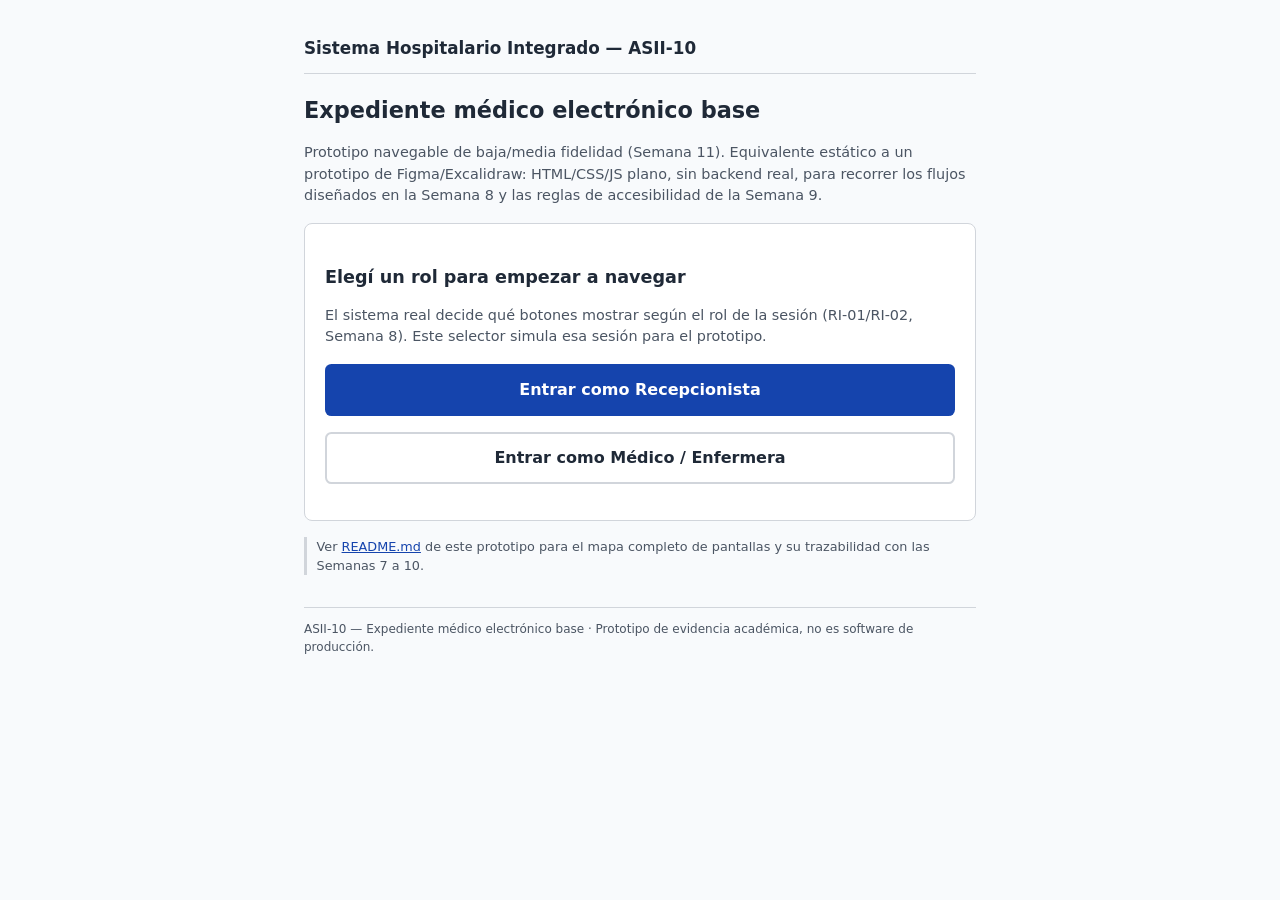
<file: docs/module-10/prototipo-navegable/index.html>
<!doctype html>
<html lang="es">
<head>
  <meta charset="utf-8">
  <meta name="viewport" content="width=device-width, initial-scale=1">
  <title>ASII-10 — Expediente médico electrónico</title>
  <link rel="stylesheet" href="assets/styles.css">
</head>
<body>
  <div class="app-shell">
    <header class="topbar">
      <span class="brand">Sistema Hospitalario Integrado — ASII-10</span>
    </header>

    <main>
      <h1>Expediente médico electrónico base</h1>
      <p class="patient-meta">
        Prototipo navegable de baja/media fidelidad (Semana 11). Equivalente estático a un
        prototipo de Figma/Excalidraw: HTML/CSS/JS plano, sin backend real, para recorrer los
        flujos diseñados en la Semana 8 y las reglas de accesibilidad de la Semana 9.
      </p>

      <div class="card">
        <h2>Elegí un rol para empezar a navegar</h2>
        <p class="patient-meta">
          El sistema real decide qué botones mostrar según el rol de la sesión (RI-01/RI-02,
          Semana 8). Este selector simula esa sesión para el prototipo.
        </p>
        <p><a class="btn btn-primary btn-block" href="buscar-paciente.html?rol=recepcionista">Entrar como Recepcionista</a></p>
        <p style="margin-top:.75rem"><a class="btn btn-secondary btn-block" href="buscar-paciente.html?rol=medico">Entrar como Médico / Enfermera</a></p>
      </div>

      <p class="rule-note">
        Ver <a href="README.md">README.md</a> de este prototipo para el mapa completo de
        pantallas y su trazabilidad con las Semanas 7 a 10.
      </p>
    </main>

    <footer class="prototype-footer">
      ASII-10 — Expediente médico electrónico base · Prototipo de evidencia académica, no es
      software de producción.
    </footer>
  </div>
</body>
</html>
</file>
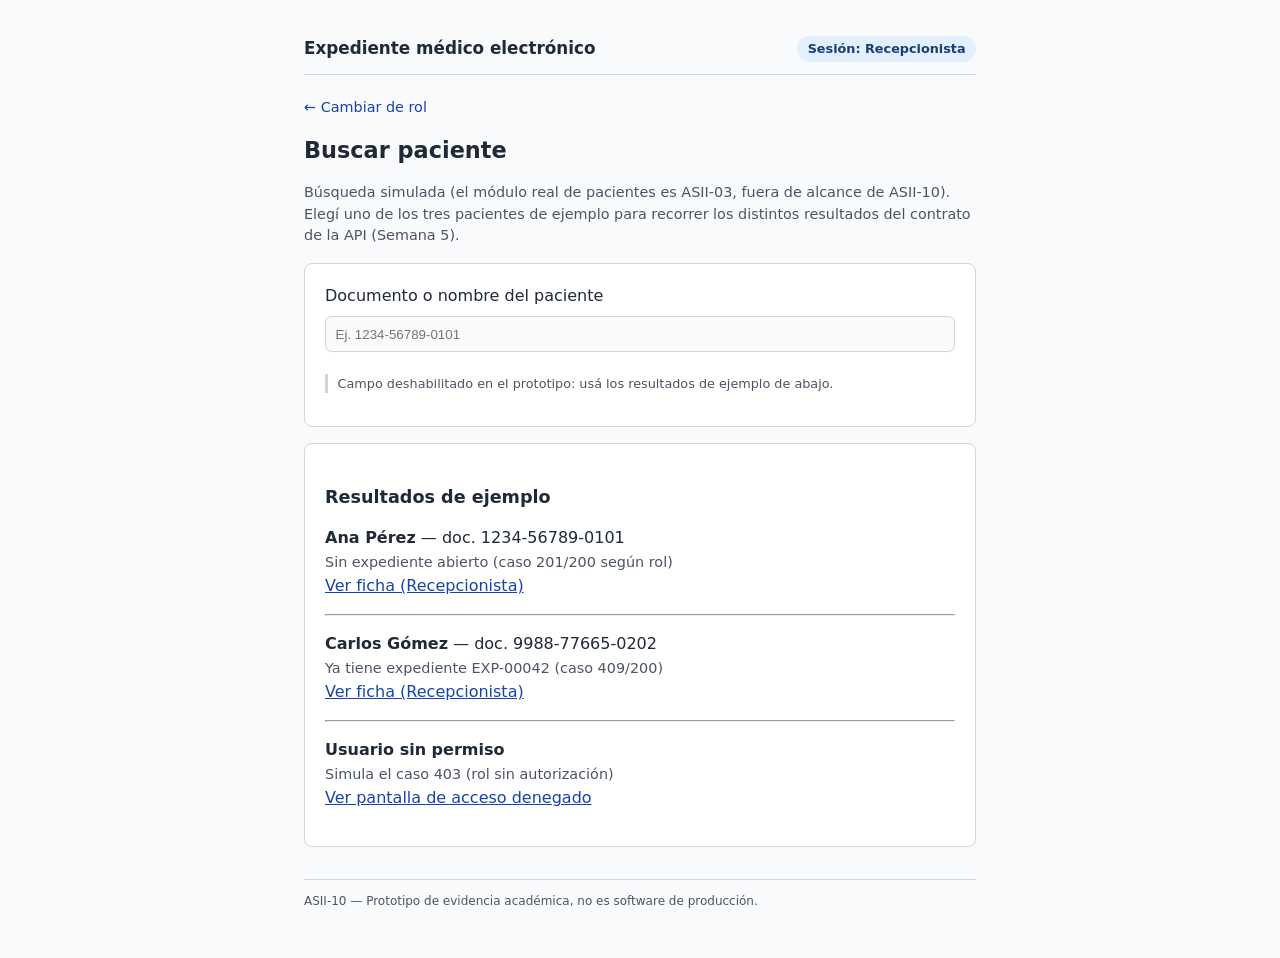
<file: docs/module-10/prototipo-navegable/buscar-paciente.html>
<!doctype html>
<html lang="es">
<head>
  <meta charset="utf-8">
  <meta name="viewport" content="width=device-width, initial-scale=1">
  <title>Buscar paciente — ASII-10</title>
  <link rel="stylesheet" href="assets/styles.css">
</head>
<body>
  <div class="app-shell">
    <header class="topbar">
      <span class="brand">Expediente médico electrónico</span>
      <span class="badge-role">Sesión: <span data-role-badge></span></span>
    </header>

    <a class="back-link role-link" href="index.html">← Cambiar de rol</a>

    <main>
      <h1>Buscar paciente</h1>
      <p class="patient-meta">
        Búsqueda simulada (el módulo real de pacientes es ASII-03, fuera de alcance de ASII-10).
        Elegí uno de los tres pacientes de ejemplo para recorrer los distintos resultados del
        contrato de la API (Semana 5).
      </p>

      <div class="card">
        <label for="buscador">Documento o nombre del paciente</label><br>
        <input id="buscador" type="search" placeholder="Ej. 1234-56789-0101" style="width:100%;padding:.6rem;margin:.5rem 0 1rem;border:1px solid var(--color-border);border-radius:.4rem;" disabled>
        <p class="rule-note">Campo deshabilitado en el prototipo: usá los resultados de ejemplo de abajo.</p>
      </div>

      <div class="card">
        <h2>Resultados de ejemplo</h2>

        <p>
          <strong>Ana Pérez</strong> — doc. 1234-56789-0101<br>
          <span class="patient-meta">Sin expediente abierto (caso 201/200 según rol)</span><br>
          <a class="role-link" data-role="recepcionista" href="ficha-recepcionista-sin-expediente.html">Ver ficha (Recepcionista)</a>
          <a class="role-link" data-role="medico" href="ficha-medico-sin-expediente.html">Ver ficha (Médico/Enfermera)</a>
        </p>

        <hr>

        <p>
          <strong>Carlos Gómez</strong> — doc. 9988-77665-0202<br>
          <span class="patient-meta">Ya tiene expediente EXP-00042 (caso 409/200)</span><br>
          <a class="role-link" data-role="recepcionista" href="ficha-recepcionista-existente.html">Ver ficha (Recepcionista)</a>
          <a class="role-link" data-role="medico" href="ficha-medico.html">Ver ficha (Médico/Enfermera)</a>
        </p>

        <hr>

        <p>
          <strong>Usuario sin permiso</strong><br>
          <span class="patient-meta">Simula el caso 403 (rol sin autorización)</span><br>
          <a class="role-link" href="error-403.html">Ver pantalla de acceso denegado</a>
        </p>
      </div>
    </main>

    <footer class="prototype-footer">
      ASII-10 — Prototipo de evidencia académica, no es software de producción.
    </footer>
  </div>

  <script src="assets/app.js"></script>
</body>
</html>
</file>
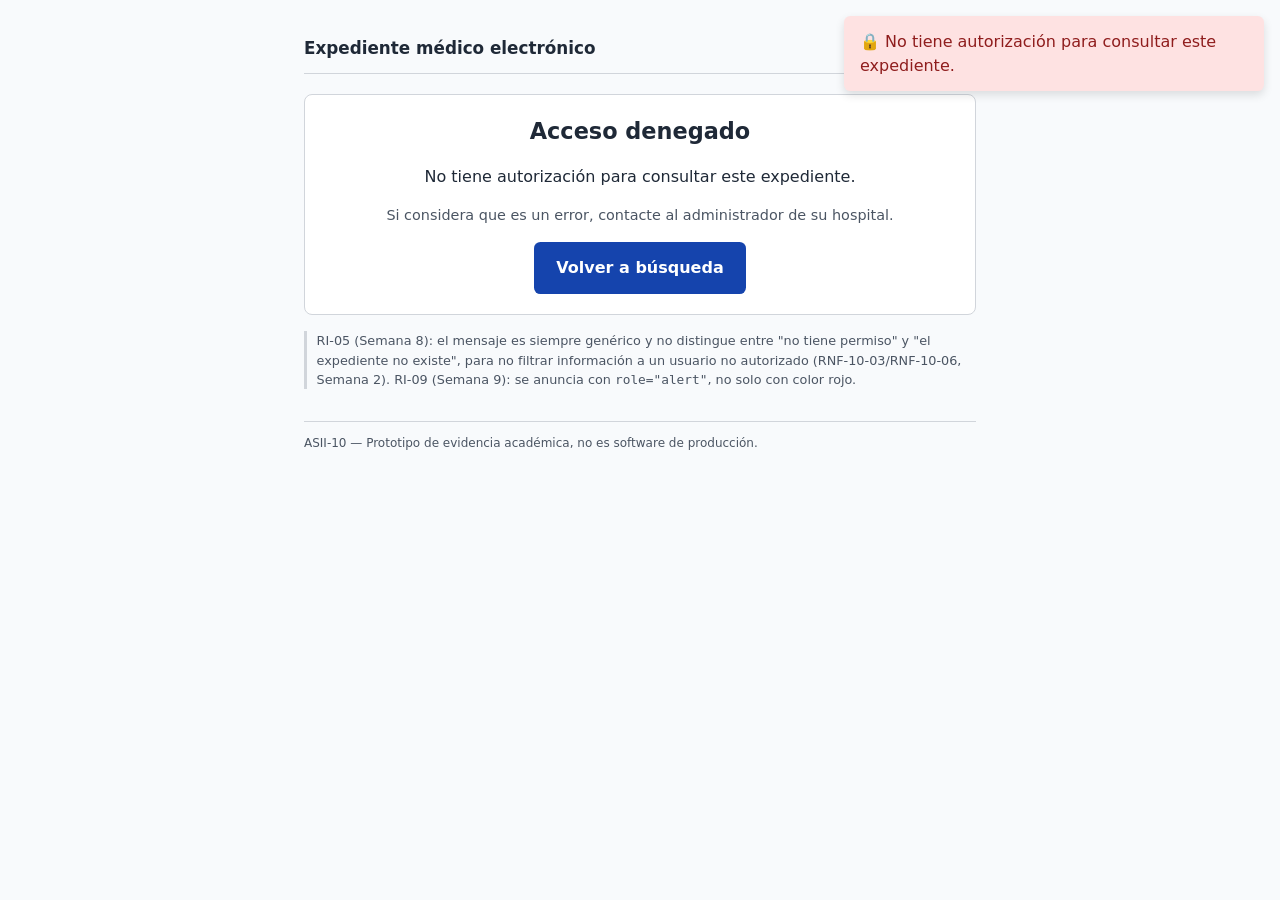
<file: docs/module-10/prototipo-navegable/error-403.html>
<!doctype html>
<html lang="es">
<head>
  <meta charset="utf-8">
  <meta name="viewport" content="width=device-width, initial-scale=1">
  <title>Acceso denegado — ASII-10</title>
  <link rel="stylesheet" href="assets/styles.css">
</head>
<body>
  <div class="app-shell">
    <div class="toast-region" aria-live="assertive" role="alert">
      <div class="toast alert-error">🔒 No tiene autorización para consultar este expediente.</div>
    </div>

    <header class="topbar">
      <span class="brand">Expediente médico electrónico</span>
    </header>

    <main>
      <div class="card" style="text-align:center">
        <h1>Acceso denegado</h1>
        <p>No tiene autorización para consultar este expediente.</p>
        <p class="patient-meta">
          Si considera que es un error, contacte al administrador de su hospital.
        </p>
        <a class="btn btn-primary role-link" href="buscar-paciente.html">Volver a búsqueda</a>
      </div>

      <p class="rule-note">
        RI-05 (Semana 8): el mensaje es siempre genérico y no distingue entre "no tiene permiso" y
        "el expediente no existe", para no filtrar información a un usuario no autorizado
        (RNF-10-03/RNF-10-06, Semana 2). RI-09 (Semana 9): se anuncia con
        <code>role="alert"</code>, no solo con color rojo.
      </p>
    </main>

    <footer class="prototype-footer">
      ASII-10 — Prototipo de evidencia académica, no es software de producción.
    </footer>
  </div>

  <script src="assets/app.js"></script>
</body>
</html>
</file>
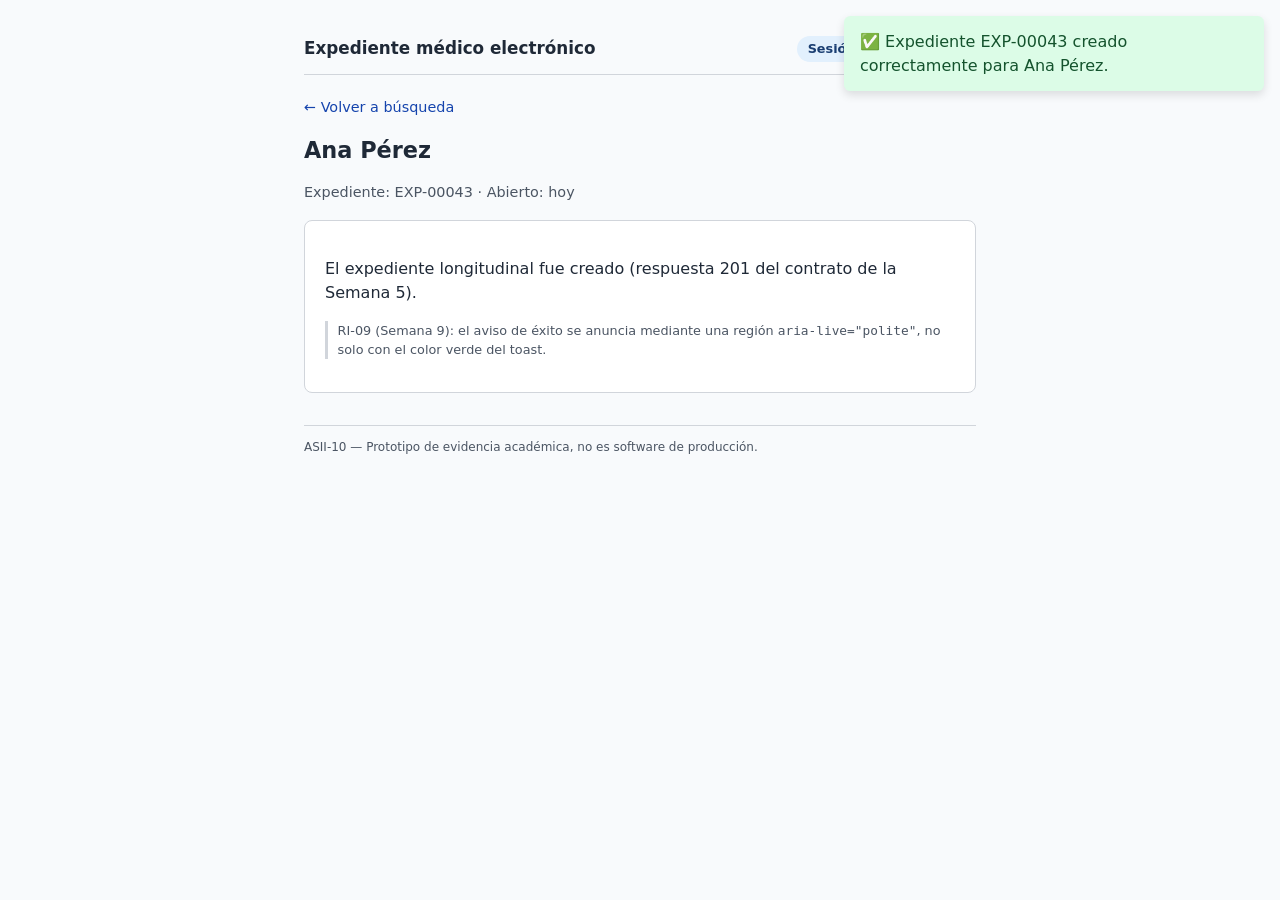
<file: docs/module-10/prototipo-navegable/expediente-creado-exito.html>
<!doctype html>
<html lang="es">
<head>
  <meta charset="utf-8">
  <meta name="viewport" content="width=device-width, initial-scale=1">
  <title>Expediente creado — ASII-10</title>
  <link rel="stylesheet" href="assets/styles.css">
</head>
<body>
  <div class="app-shell">
    <div class="toast-region" aria-live="polite" role="status">
      <div class="toast alert-success">
        ✅ Expediente EXP-00043 creado correctamente para Ana Pérez.
      </div>
    </div>

    <header class="topbar">
      <span class="brand">Expediente médico electrónico</span>
      <span class="badge-role">Sesión: <span data-role-badge></span></span>
    </header>

    <a class="back-link role-link" href="buscar-paciente.html">← Volver a búsqueda</a>

    <main>
      <h1>Ana Pérez</h1>
      <p class="patient-meta">Expediente: EXP-00043 · Abierto: hoy</p>

      <div class="card">
        <p>El expediente longitudinal fue creado (respuesta 201 del contrato de la Semana 5).</p>
        <p class="rule-note">
          RI-09 (Semana 9): el aviso de éxito se anuncia mediante una región
          <code>aria-live="polite"</code>, no solo con el color verde del toast.
        </p>
      </div>
    </main>

    <footer class="prototype-footer">
      ASII-10 — Prototipo de evidencia académica, no es software de producción.
    </footer>
  </div>

  <script src="assets/app.js"></script>
</body>
</html>
</file>
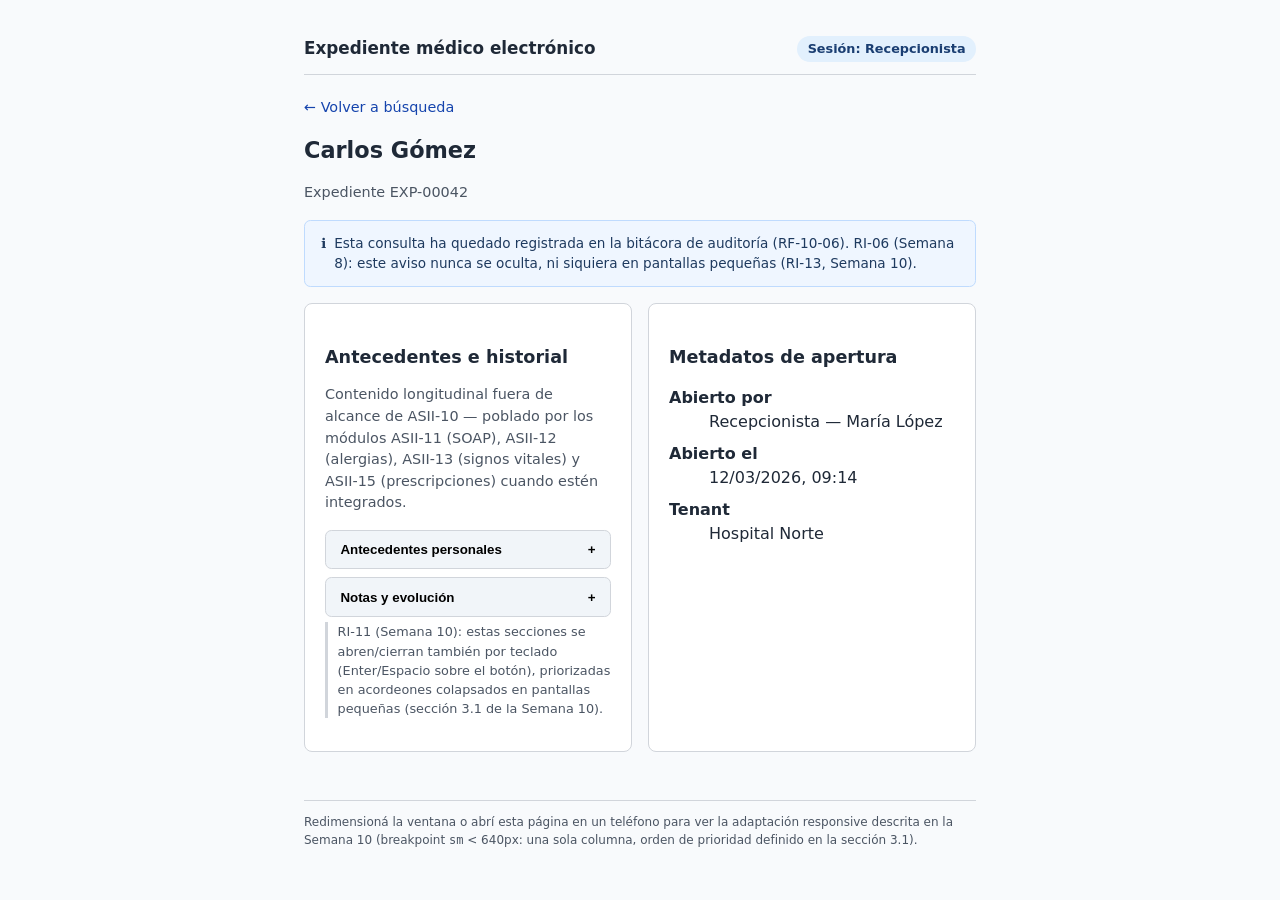
<file: docs/module-10/prototipo-navegable/expediente-vista.html>
<!doctype html>
<html lang="es">
<head>
  <meta charset="utf-8">
  <meta name="viewport" content="width=device-width, initial-scale=1">
  <title>Expediente EXP-00042 — Carlos Gómez</title>
  <link rel="stylesheet" href="assets/styles.css">
</head>
<body>
  <div class="app-shell">
    <header class="topbar">
      <span class="brand">Expediente médico electrónico</span>
      <span class="badge-role">Sesión: <span data-role-badge></span></span>
    </header>

    <a class="back-link role-link" href="buscar-paciente.html">← Volver a búsqueda</a>

    <main>
      <h1>Carlos Gómez</h1>
      <p class="patient-meta">Expediente EXP-00042</p>

      <div class="audit-note">
        <span aria-hidden="true">ℹ</span>
        <span>Esta consulta ha quedado registrada en la bitácora de auditoría (RF-10-06). RI-06
        (Semana 8): este aviso nunca se oculta, ni siquiera en pantallas pequeñas (RI-13, Semana 10).</span>
      </div>

      <div class="record-grid">
        <div class="card">
          <h2>Antecedentes e historial</h2>
          <p class="patient-meta">
            Contenido longitudinal fuera de alcance de ASII-10 — poblado por los módulos
            ASII-11 (SOAP), ASII-12 (alergias), ASII-13 (signos vitales) y ASII-15
            (prescripciones) cuando estén integrados.
          </p>

          <button type="button" class="accordion-trigger" aria-expanded="false" aria-controls="panel-antecedentes">
            <span>Antecedentes personales</span><span aria-hidden="true">+</span>
          </button>
          <div id="panel-antecedentes" class="accordion-panel" hidden>
            Sin antecedentes registrados en este prototipo (contenido de ejemplo).
          </div>

          <button type="button" class="accordion-trigger" aria-expanded="false" aria-controls="panel-notas" style="margin-top:.5rem">
            <span>Notas y evolución</span><span aria-hidden="true">+</span>
          </button>
          <div id="panel-notas" class="accordion-panel" hidden>
            Se mostrarán aquí las notas SOAP del módulo ASII-11 una vez integrado.
          </div>

          <p class="rule-note">
            RI-11 (Semana 10): estas secciones se abren/cierran también por teclado (Enter/Espacio
            sobre el botón), priorizadas en acordeones colapsados en pantallas pequeñas (sección 3.1
            de la Semana 10).
          </p>
        </div>

        <div class="card">
          <h2>Metadatos de apertura</h2>
          <dl>
            <dt><strong>Abierto por</strong></dt>
            <dd>Recepcionista — María López</dd>
            <dt style="margin-top:.5rem"><strong>Abierto el</strong></dt>
            <dd>12/03/2026, 09:14</dd>
            <dt style="margin-top:.5rem"><strong>Tenant</strong></dt>
            <dd>Hospital Norte</dd>
          </dl>
        </div>
      </div>
    </main>

    <footer class="prototype-footer">
      Redimensioná la ventana o abrí esta página en un teléfono para ver la adaptación
      responsive descrita en la Semana 10 (breakpoint <code>sm</code> &lt; 640px: una sola
      columna, orden de prioridad definido en la sección 3.1).
    </footer>
  </div>

  <script src="assets/app.js"></script>
</body>
</html>
</file>
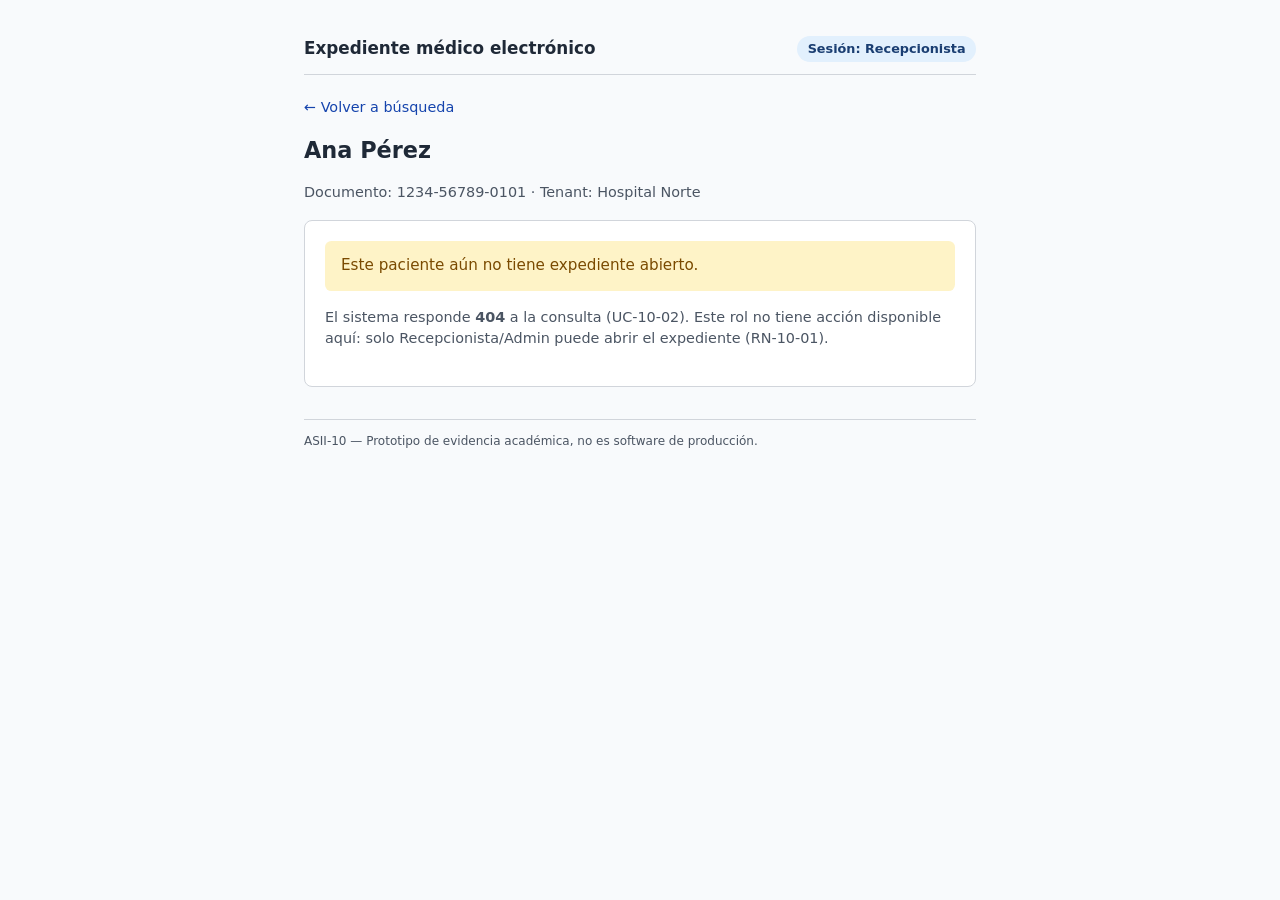
<file: docs/module-10/prototipo-navegable/ficha-medico-sin-expediente.html>
<!doctype html>
<html lang="es">
<head>
  <meta charset="utf-8">
  <meta name="viewport" content="width=device-width, initial-scale=1">
  <title>Ficha de paciente — Ana Pérez</title>
  <link rel="stylesheet" href="assets/styles.css">
</head>
<body>
  <div class="app-shell">
    <header class="topbar">
      <span class="brand">Expediente médico electrónico</span>
      <span class="badge-role">Sesión: <span data-role-badge></span></span>
    </header>

    <a class="back-link role-link" href="buscar-paciente.html">← Volver a búsqueda</a>

    <main>
      <h1>Ana Pérez</h1>
      <p class="patient-meta">Documento: 1234-56789-0101 · Tenant: Hospital Norte</p>

      <div class="card">
        <div class="alert alert-warning" role="status">
          Este paciente aún no tiene expediente abierto.
        </div>
        <p class="patient-meta">
          El sistema responde <strong>404</strong> a la consulta (UC-10-02). Este rol no tiene
          acción disponible aquí: solo Recepcionista/Admin puede abrir el expediente (RN-10-01).
        </p>
      </div>
    </main>

    <footer class="prototype-footer">
      ASII-10 — Prototipo de evidencia académica, no es software de producción.
    </footer>
  </div>

  <script src="assets/app.js"></script>
</body>
</html>
</file>
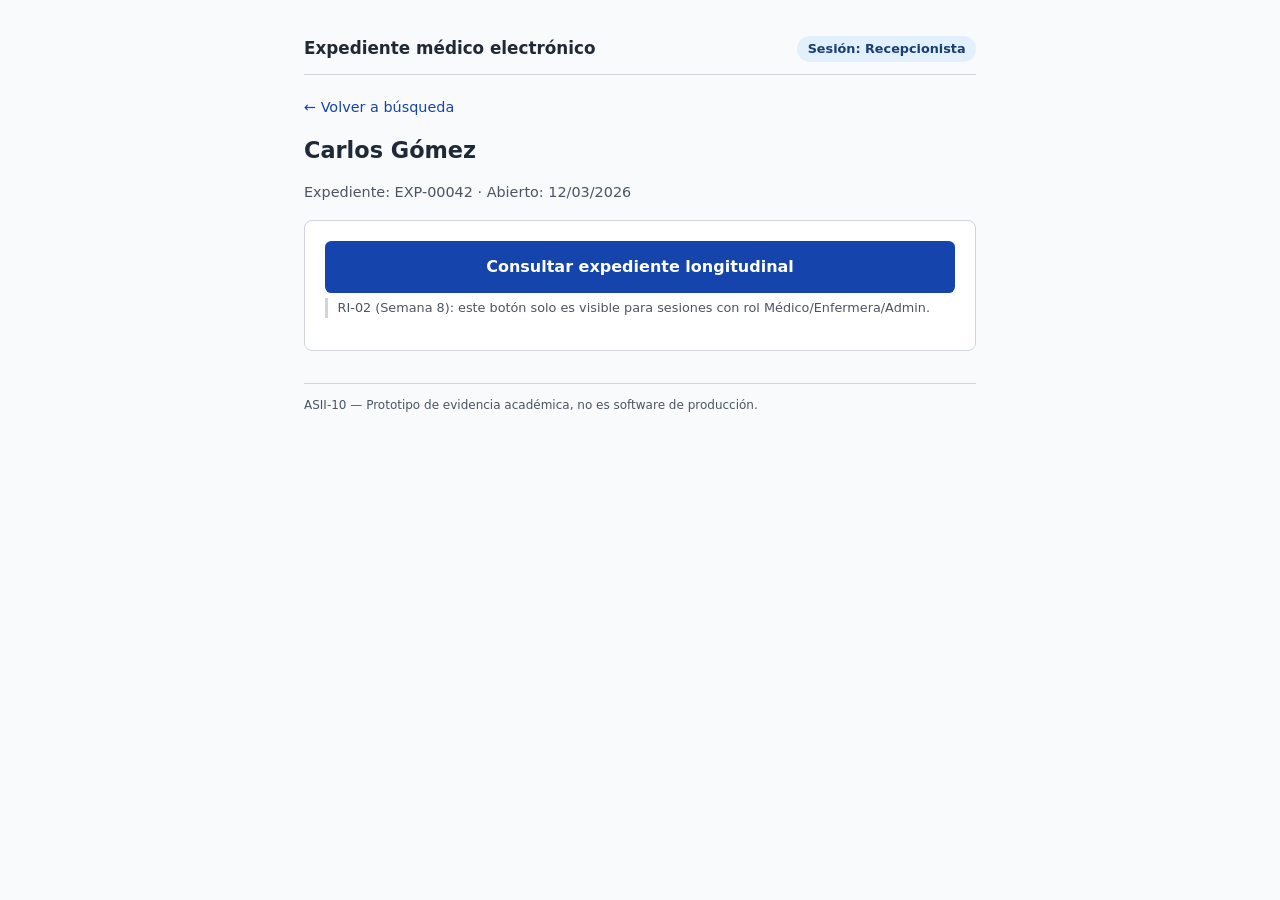
<file: docs/module-10/prototipo-navegable/ficha-medico.html>
<!doctype html>
<html lang="es">
<head>
  <meta charset="utf-8">
  <meta name="viewport" content="width=device-width, initial-scale=1">
  <title>Ficha de paciente — Carlos Gómez</title>
  <link rel="stylesheet" href="assets/styles.css">
</head>
<body>
  <div class="app-shell">
    <header class="topbar">
      <span class="brand">Expediente médico electrónico</span>
      <span class="badge-role">Sesión: <span data-role-badge></span></span>
    </header>

    <a class="back-link role-link" href="buscar-paciente.html">← Volver a búsqueda</a>

    <main>
      <h1>Carlos Gómez</h1>
      <p class="patient-meta">Expediente: EXP-00042 · Abierto: 12/03/2026</p>

      <div class="card">
        <a class="btn btn-primary btn-block role-link" href="expediente-vista.html">
          Consultar expediente longitudinal
        </a>
        <p class="rule-note">
          RI-02 (Semana 8): este botón solo es visible para sesiones con rol
          Médico/Enfermera/Admin.
        </p>
      </div>
    </main>

    <footer class="prototype-footer">
      ASII-10 — Prototipo de evidencia académica, no es software de producción.
    </footer>
  </div>

  <script src="assets/app.js"></script>
</body>
</html>
</file>
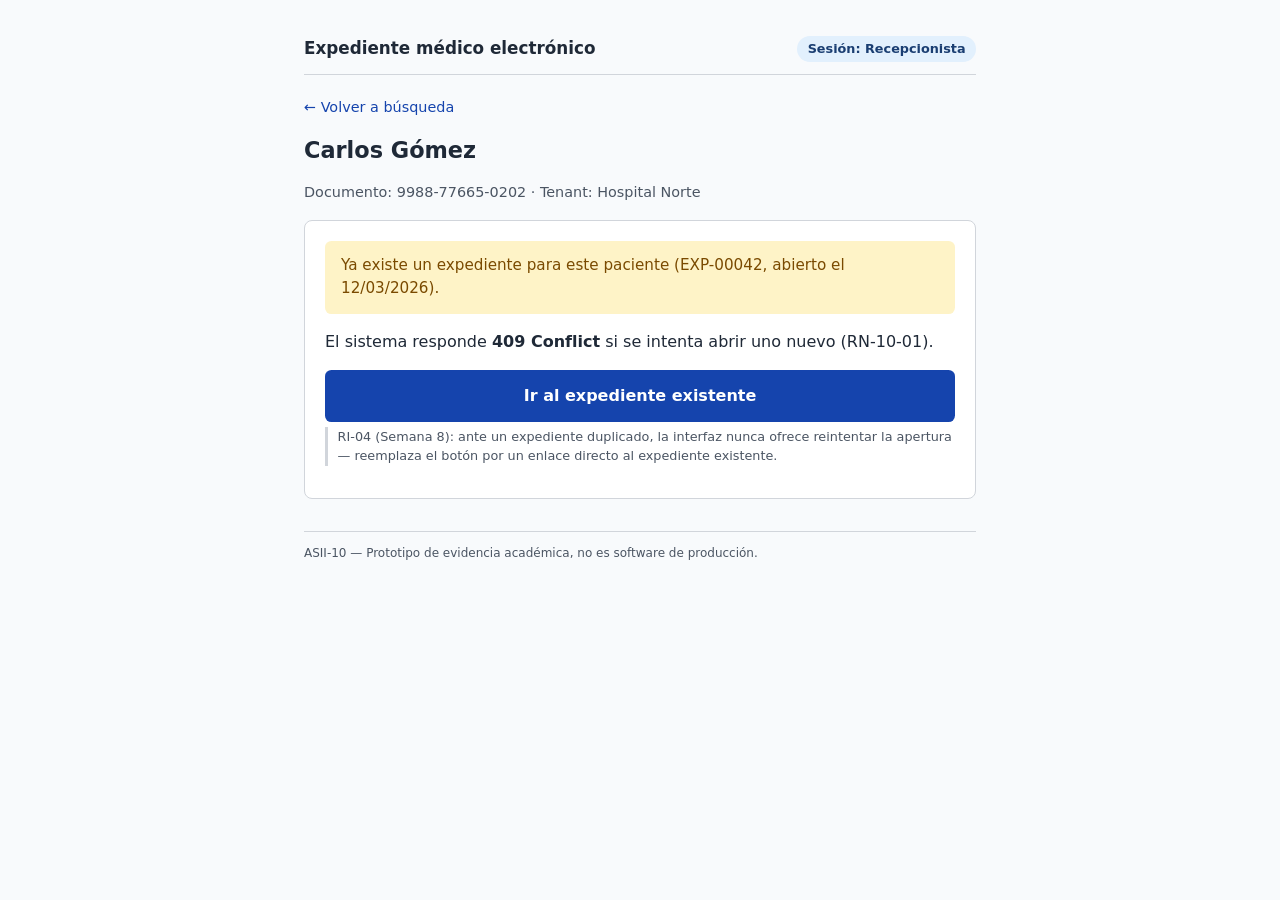
<file: docs/module-10/prototipo-navegable/ficha-recepcionista-existente.html>
<!doctype html>
<html lang="es">
<head>
  <meta charset="utf-8">
  <meta name="viewport" content="width=device-width, initial-scale=1">
  <title>Ficha de paciente — Carlos Gómez</title>
  <link rel="stylesheet" href="assets/styles.css">
</head>
<body>
  <div class="app-shell">
    <header class="topbar">
      <span class="brand">Expediente médico electrónico</span>
      <span class="badge-role">Sesión: <span data-role-badge></span></span>
    </header>

    <a class="back-link role-link" href="buscar-paciente.html">← Volver a búsqueda</a>

    <main>
      <h1>Carlos Gómez</h1>
      <p class="patient-meta">Documento: 9988-77665-0202 · Tenant: Hospital Norte</p>

      <div class="card">
        <div class="alert alert-warning" role="status">
          Ya existe un expediente para este paciente (EXP-00042, abierto el 12/03/2026).
        </div>
        <p>El sistema responde <strong>409 Conflict</strong> si se intenta abrir uno nuevo (RN-10-01).</p>
        <a class="btn btn-primary btn-block role-link" href="expediente-vista.html">Ir al expediente existente</a>
        <p class="rule-note">
          RI-04 (Semana 8): ante un expediente duplicado, la interfaz nunca ofrece reintentar la
          apertura — reemplaza el botón por un enlace directo al expediente existente.
        </p>
      </div>
    </main>

    <footer class="prototype-footer">
      ASII-10 — Prototipo de evidencia académica, no es software de producción.
    </footer>
  </div>

  <script src="assets/app.js"></script>
</body>
</html>
</file>
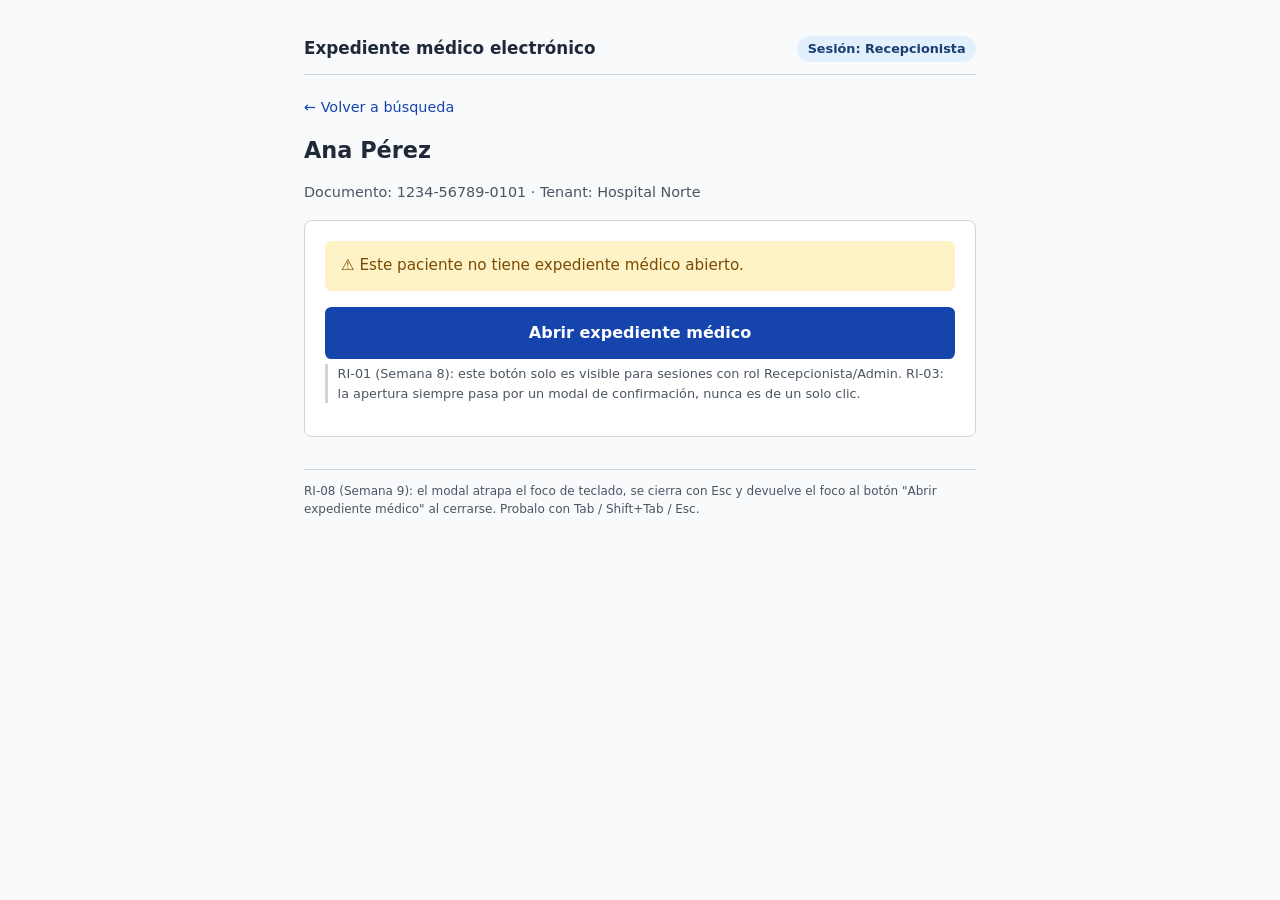
<file: docs/module-10/prototipo-navegable/ficha-recepcionista-sin-expediente.html>
<!doctype html>
<html lang="es">
<head>
  <meta charset="utf-8">
  <meta name="viewport" content="width=device-width, initial-scale=1">
  <title>Ficha de paciente — Ana Pérez</title>
  <link rel="stylesheet" href="assets/styles.css">
</head>
<body>
  <div class="app-shell">
    <header class="topbar">
      <span class="brand">Expediente médico electrónico</span>
      <span class="badge-role">Sesión: <span data-role-badge></span></span>
    </header>

    <a class="back-link role-link" href="buscar-paciente.html">← Volver a búsqueda</a>

    <main>
      <h1>Ana Pérez</h1>
      <p class="patient-meta">Documento: 1234-56789-0101 · Tenant: Hospital Norte</p>

      <div class="card">
        <div class="alert alert-warning" role="status">
          ⚠ Este paciente no tiene expediente médico abierto.
        </div>

        <button type="button" class="btn btn-primary btn-block" data-open-modal>
          Abrir expediente médico
        </button>
        <p class="rule-note">
          RI-01 (Semana 8): este botón solo es visible para sesiones con rol Recepcionista/Admin.
          RI-03: la apertura siempre pasa por un modal de confirmación, nunca es de un solo clic.
        </p>
      </div>
    </main>

    <div class="modal-overlay" hidden role="dialog" aria-modal="true" aria-labelledby="modal-title">
      <div class="modal-box">
        <h2 id="modal-title">Abrir expediente médico</h2>
        <p>Se creará el expediente longitudinal para <strong>Ana Pérez</strong> (doc. 1234-56789-0101).</p>
        <p class="patient-meta">Esta acción no se puede deshacer desde la interfaz (RN-10-01: un único expediente por paciente).</p>
        <div class="modal-actions">
          <button type="button" class="btn btn-secondary" data-cancel-modal>Cancelar</button>
          <a class="btn btn-primary role-link" data-confirm-modal href="expediente-creado-exito.html">Confirmar</a>
        </div>
      </div>
    </div>

    <footer class="prototype-footer">
      RI-08 (Semana 9): el modal atrapa el foco de teclado, se cierra con Esc y devuelve el foco
      al botón "Abrir expediente médico" al cerrarse. Probalo con Tab / Shift+Tab / Esc.
    </footer>
  </div>

  <script src="assets/app.js"></script>
</body>
</html>
</file>
<file: docs/module-10/prototipo-navegable/assets/styles.css>
/* ASII-10 — Prototipo navegable (Semana 11)
   Paleta validada por contraste (WCAG 2.1 AA) — ver README.md del prototipo, seccion 3. */

:root {
  --color-bg: #f8fafc;
  --color-surface: #ffffff;
  --color-text: #1f2937;
  --color-text-muted: #4b5563;
  --color-primary: #1544ad;
  --color-primary-contrast: #ffffff;
  --color-border: #d1d5db;
  --color-warning-bg: #fef3c7;
  --color-warning-text: #7a4a00;
  --color-error-bg: #fee2e2;
  --color-error-text: #8f1d1d;
  --color-success-bg: #dcfce7;
  --color-success-text: #14532d;
  --focus-ring: 3px solid #1544ad;
}

* { box-sizing: border-box; }

body {
  margin: 0;
  font-family: system-ui, -apple-system, "Segoe UI", Roboto, sans-serif;
  background: var(--color-bg);
  color: var(--color-text);
  line-height: 1.5;
}

a { color: var(--color-primary); }

.app-shell {
  max-width: 720px;
  margin: 0 auto;
  padding: 1rem 1rem 3rem;
}

header.topbar {
  display: flex;
  align-items: center;
  justify-content: space-between;
  gap: .75rem;
  padding: .75rem 0;
  border-bottom: 1px solid var(--color-border);
  margin-bottom: 1.25rem;
  flex-wrap: wrap;
}

header.topbar .brand {
  font-weight: 700;
  font-size: 1.05rem;
}

.badge-role {
  background: #e2f0fd;
  color: #1a3e72;
  border-radius: 999px;
  padding: .2rem .65rem;
  font-size: .8rem;
  font-weight: 600;
}

.back-link {
  display: inline-block;
  margin-bottom: 1rem;
  font-size: .9rem;
  text-decoration: none;
}
.back-link:hover, .back-link:focus { text-decoration: underline; }

.card {
  background: var(--color-surface);
  border: 1px solid var(--color-border);
  border-radius: .5rem;
  padding: 1.25rem;
  margin-bottom: 1rem;
}

h1 { font-size: 1.4rem; margin: 0 0 .5rem; }
h2 { font-size: 1.1rem; margin: 1.25rem 0 .5rem; }

.patient-meta {
  color: var(--color-text-muted);
  font-size: .9rem;
  margin-bottom: 1rem;
}

.btn {
  display: inline-block;
  font: inherit;
  font-weight: 600;
  padding: .75rem 1.25rem;
  min-height: 44px;
  border-radius: .4rem;
  border: 2px solid transparent;
  cursor: pointer;
  text-decoration: none;
  text-align: center;
}
.btn-primary {
  background: var(--color-primary);
  color: var(--color-primary-contrast);
}
.btn-primary:hover { background: #103a8c; }
.btn-secondary {
  background: transparent;
  border-color: var(--color-border);
  color: var(--color-text);
}
.btn-block { display: block; width: 100%; }

.btn:focus-visible, a:focus-visible, [tabindex]:focus-visible {
  outline: var(--focus-ring);
  outline-offset: 2px;
}

.alert {
  border-radius: .4rem;
  padding: .85rem 1rem;
  margin-bottom: 1rem;
  font-size: .95rem;
}
.alert-warning { background: var(--color-warning-bg); color: var(--color-warning-text); }
.alert-error { background: var(--color-error-bg); color: var(--color-error-text); }
.alert-success { background: var(--color-success-bg); color: var(--color-success-text); }

.rule-note {
  font-size: .8rem;
  color: var(--color-text-muted);
  border-left: 3px solid var(--color-border);
  padding-left: .6rem;
  margin-top: .35rem;
}

/* Modal (RI-08, Semana 9): foco atrapado, cierre con Esc, retorno de foco */
.modal-overlay {
  position: fixed;
  inset: 0;
  background: rgba(15, 23, 42, .55);
  display: flex;
  align-items: center;
  justify-content: center;
  padding: 1rem;
  z-index: 20;
}
.modal-overlay[hidden] { display: none; }
.modal-box {
  background: var(--color-surface);
  border-radius: .5rem;
  padding: 1.25rem;
  max-width: 420px;
  width: 100%;
}
.modal-actions {
  display: flex;
  gap: .6rem;
  justify-content: flex-end;
  margin-top: 1.25rem;
}

/* Region aria-live (RI-09, Semana 9) — visualmente una franja de toast */
.toast-region {
  position: fixed;
  top: 1rem;
  right: 1rem;
  left: 1rem;
  max-width: 420px;
  margin-left: auto;
  z-index: 30;
}
.toast {
  border-radius: .4rem;
  padding: .85rem 1rem;
  margin-bottom: .5rem;
  box-shadow: 0 4px 10px rgba(0,0,0,.12);
}

/* Acordeon accesible (RI-11, Semana 10) */
.accordion-trigger {
  width: 100%;
  text-align: left;
  background: #f1f5f9;
  border: 1px solid var(--color-border);
  border-radius: .4rem;
  padding: .7rem .9rem;
  font-weight: 600;
  cursor: pointer;
  display: flex;
  justify-content: space-between;
}
.accordion-panel {
  border: 1px solid var(--color-border);
  border-top: none;
  border-radius: 0 0 .4rem .4rem;
  padding: .75rem .9rem;
  font-size: .9rem;
  color: var(--color-text-muted);
}
.accordion-panel[hidden] { display: none; }

.audit-note {
  display: flex;
  gap: .5rem;
  align-items: flex-start;
  background: #eff6ff;
  border: 1px solid #bfdbfe;
  color: #1e3a5f;
  border-radius: .4rem;
  padding: .75rem 1rem;
  font-size: .85rem;
  margin: 1rem 0;
}

footer.prototype-footer {
  margin-top: 2rem;
  font-size: .75rem;
  color: var(--color-text-muted);
  border-top: 1px solid var(--color-border);
  padding-top: .75rem;
}

/* Breakpoints (Semana 10): sm < 640px, md 640-1023px, lg >= 1024px */
@media (min-width: 640px) {
  .app-shell { padding: 1.5rem 1.5rem 3rem; }
  .record-grid { display: grid; grid-template-columns: 1fr 1fr; gap: 1rem; }
}
</file>
